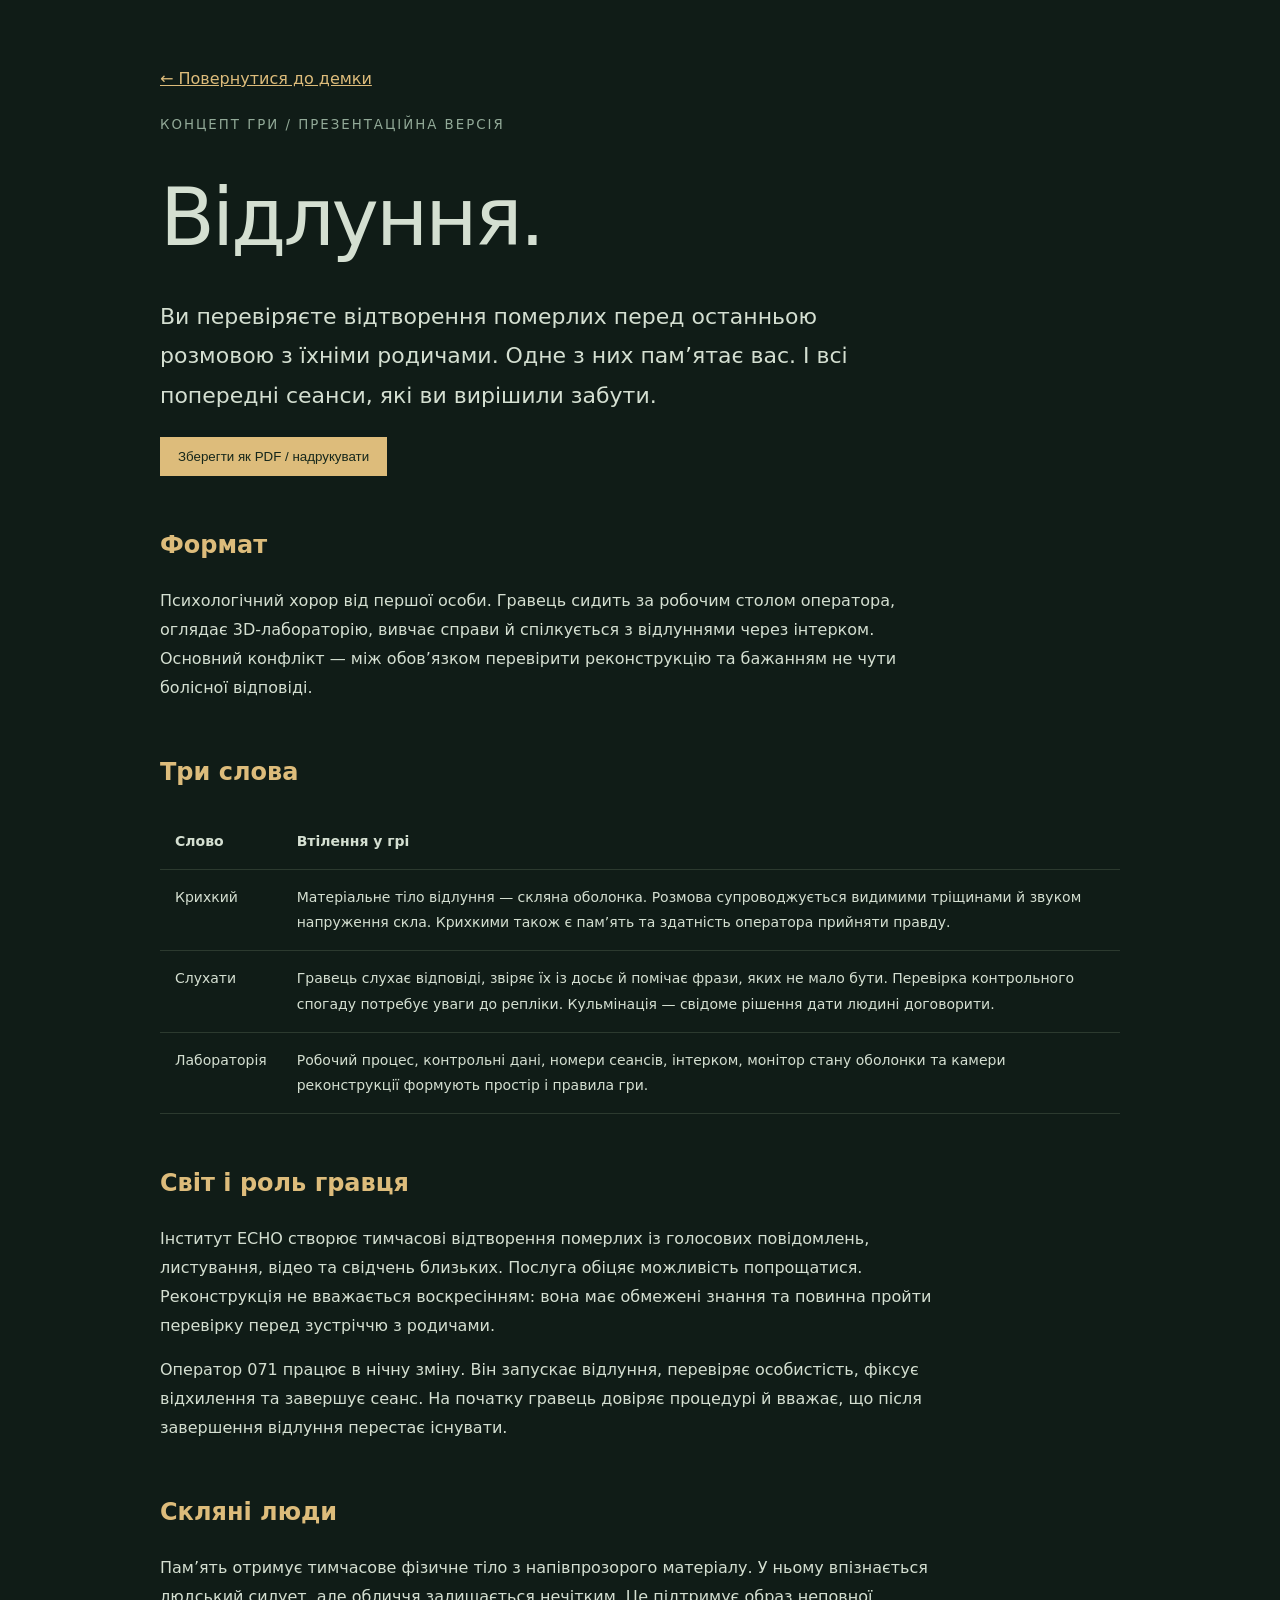
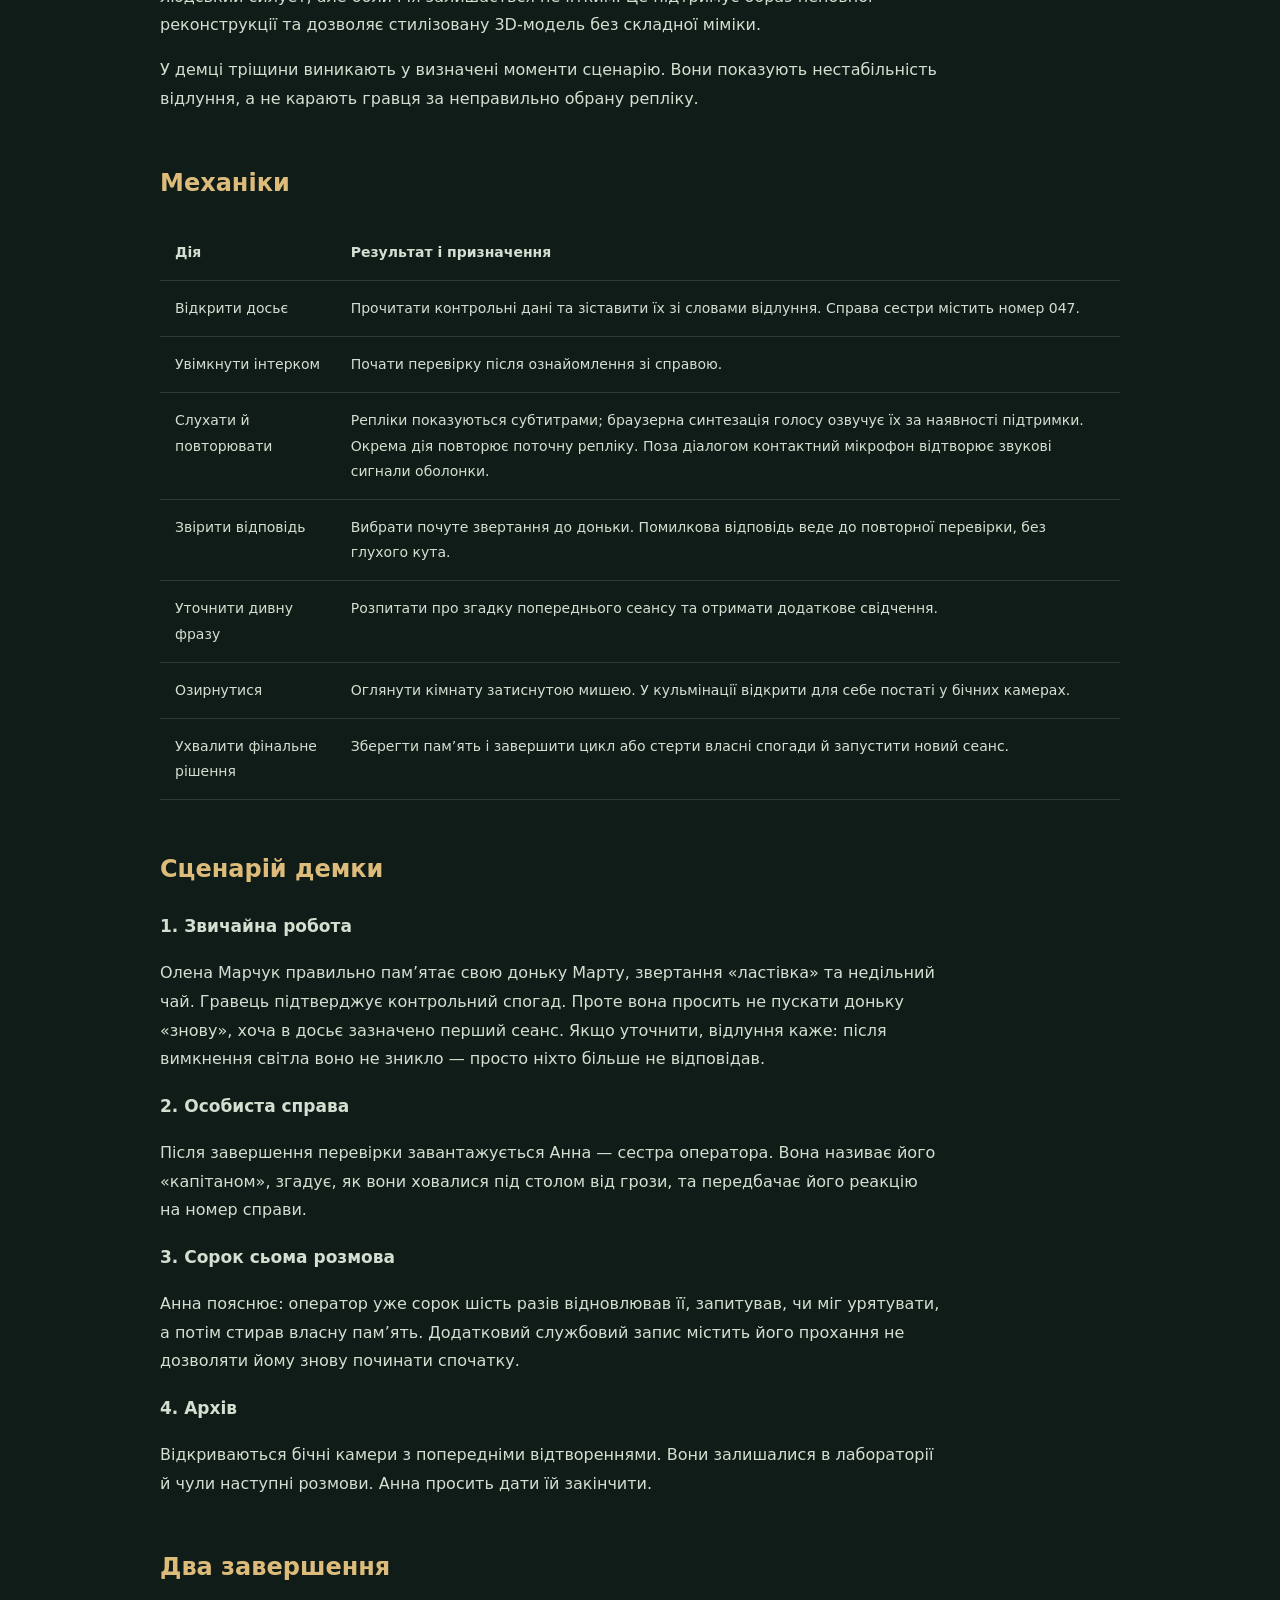
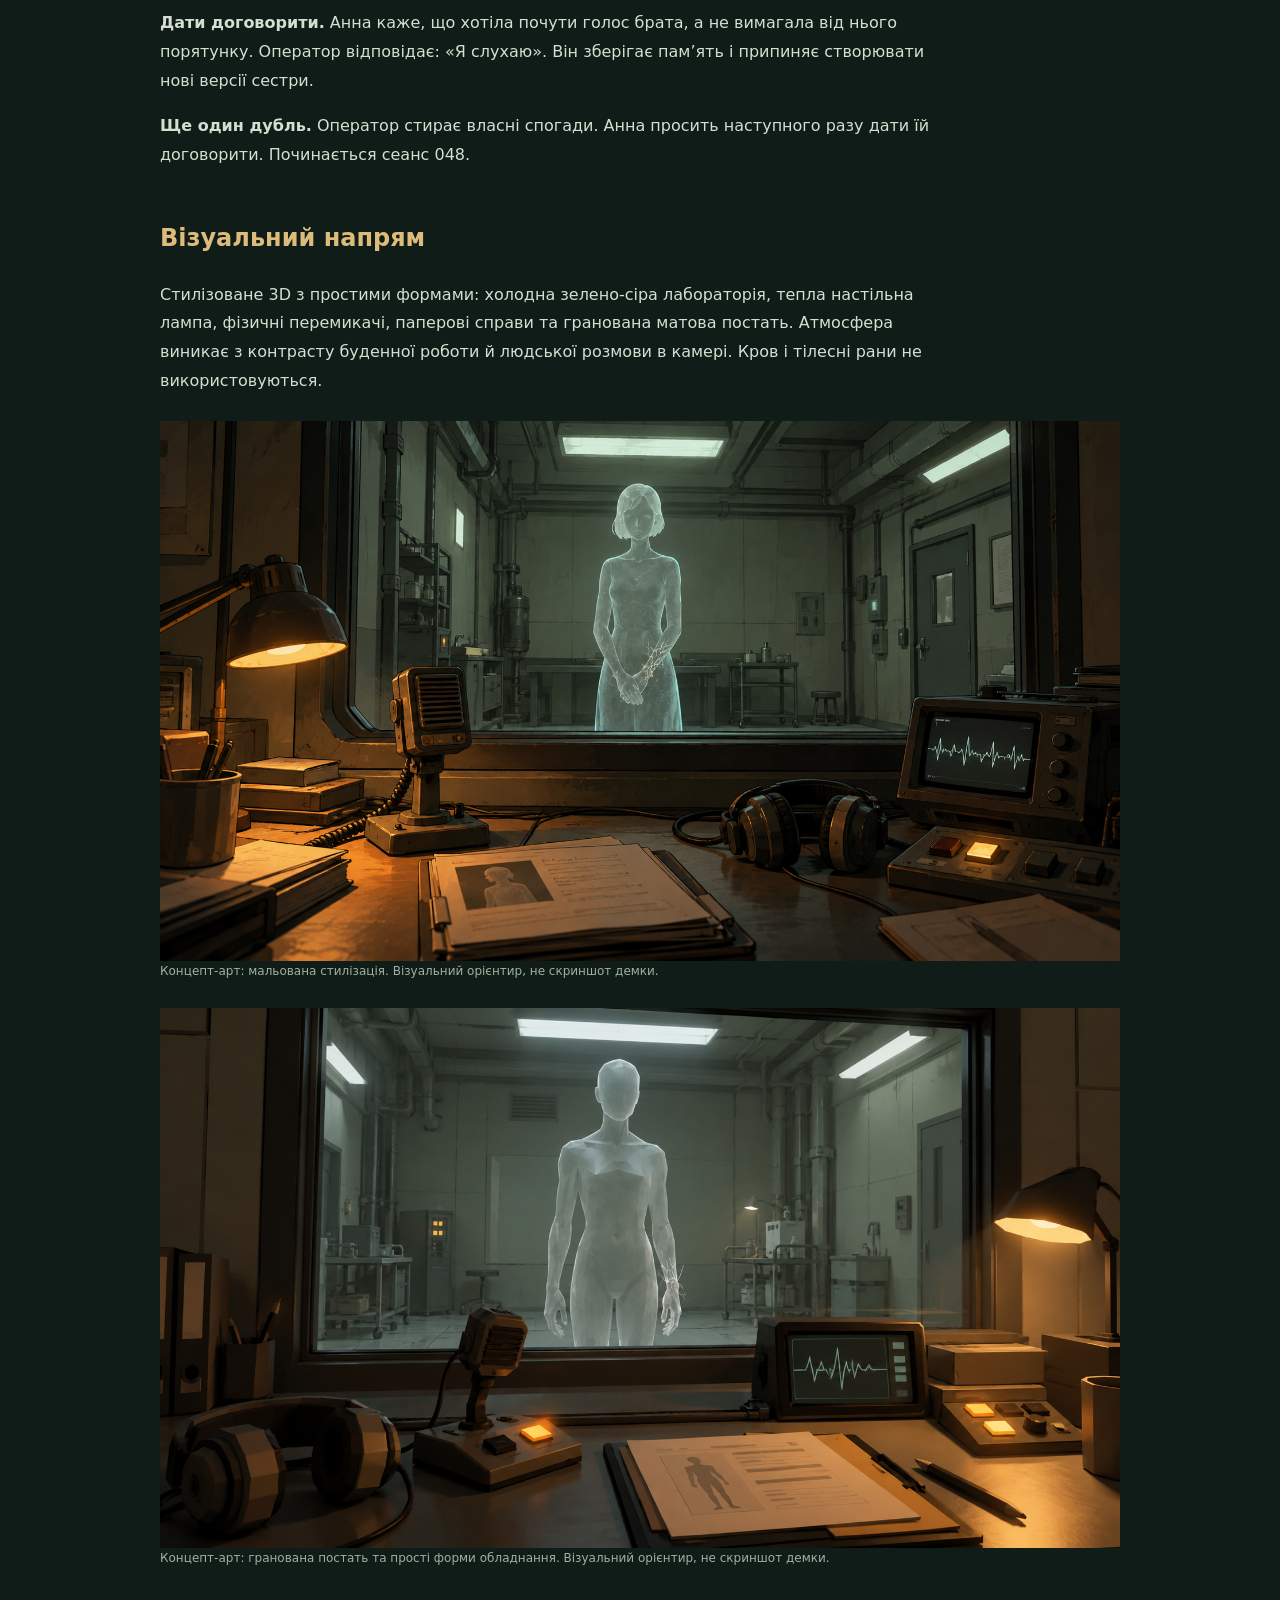
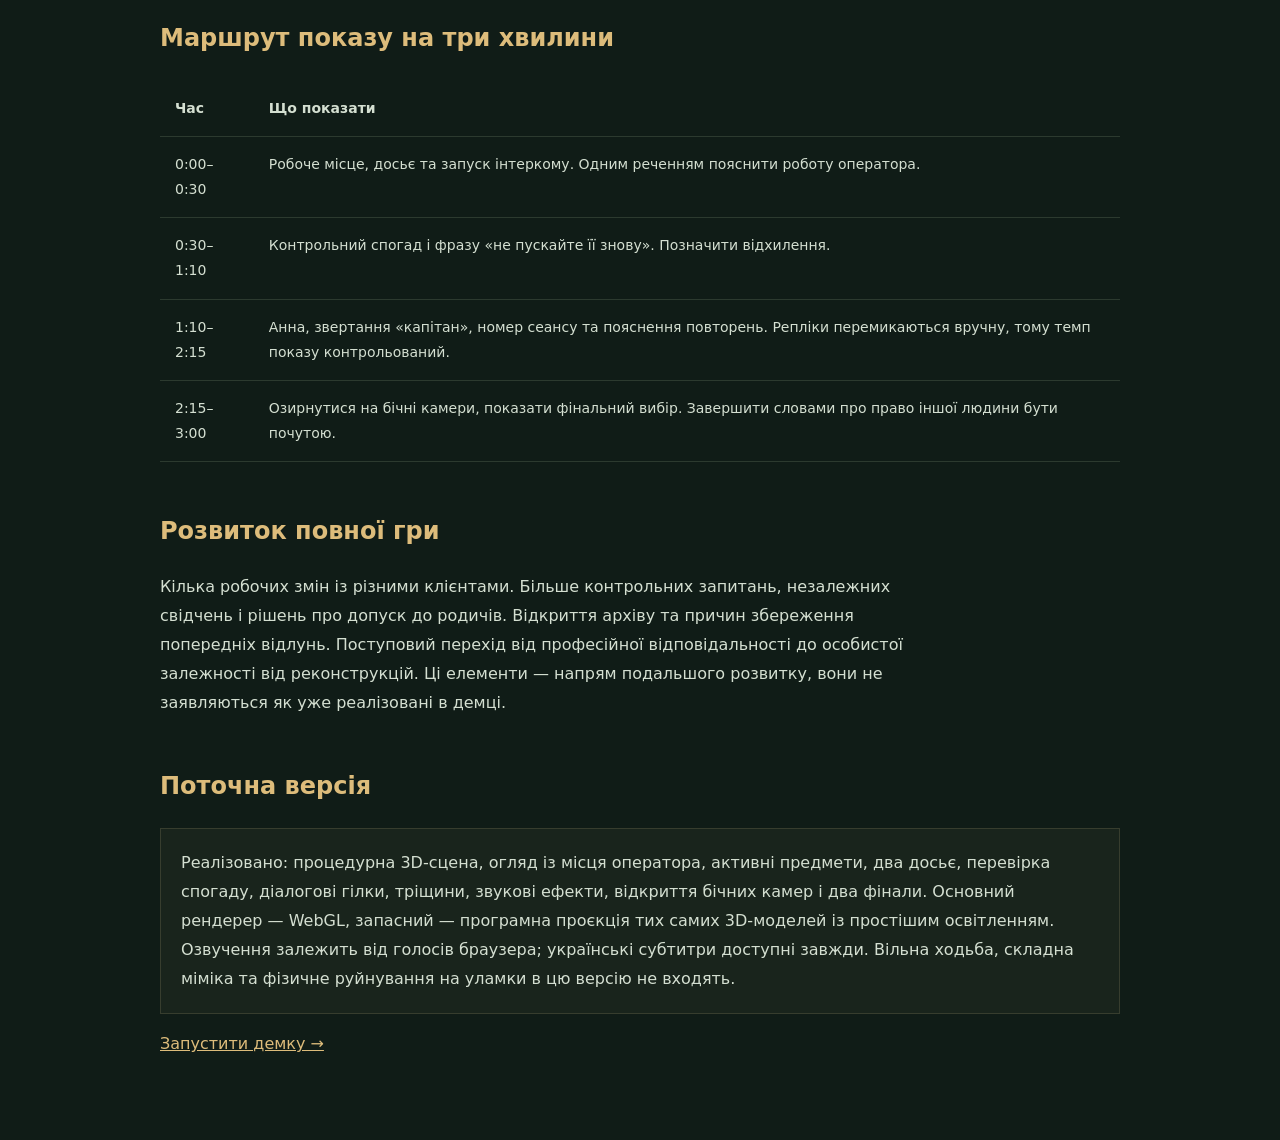
<file: concept.html>
<!doctype html><html lang="uk"><meta charset="utf-8"><meta name="viewport" content="width=device-width,initial-scale=1"><title>Відлуння — концепт гри</title><style>body{background:#101c17;color:#d4dfd1;font:16px/1.8 system-ui;margin:0}main{max-width:960px;margin:auto;padding:65px 30px}a{color:#ddbc7b}h1{font-size:clamp(44px,7vw,80px);line-height:1.1;font-weight:500;letter-spacing:-3px;margin:35px 0}h2{font-size:24px;color:#ddbc7b;margin-top:48px}h3{font-size:17px}p{max-width:780px}small{color:#92aa98;letter-spacing:2px}.lead{font-size:22px;max-width:760px}table{border-collapse:collapse;width:100%;font-size:14px}td,th{padding:15px;text-align:left;border-bottom:1px solid #9ab39333;vertical-align:top}img{width:100%;display:block;margin-top:20px}figcaption{font-size:12px;color:#a2b09f}figure{margin:25px 0}button{background:#ddbc7b;border:0;padding:12px 18px;color:#16271b;cursor:pointer}blockquote{border-left:2px solid #ddbc7b;padding-left:22px;margin:25px 0;font-size:20px}li{margin:9px 0}.note{padding:20px;background:#d9c48e0b;border:1px solid #d9c48e28}@media print{body{background:white;color:#18291e}main{padding:0}h2{color:#425c43}a{color:#425c43}button{display:none}figure{break-inside:avoid}}</style><main><a href="./">← Повернутися до демки</a><p><small>КОНЦЕПТ ГРИ / ПРЕЗЕНТАЦІЙНА ВЕРСІЯ</small></p><h1>Відлуння.</h1><p class="lead">Ви перевіряєте відтворення померлих перед останньою розмовою з їхніми родичами. Одне з них пам’ятає вас. І всі попередні сеанси, які ви вирішили забути.</p><p><button onclick="window.print()">Зберегти як PDF / надрукувати</button></p><h2>Формат</h2><p>Психологічний хорор від першої особи. Гравець сидить за робочим столом оператора, оглядає 3D-лабораторію, вивчає справи й спілкується з відлуннями через інтерком. Основний конфлікт — між обов’язком перевірити реконструкцію та бажанням не чути болісної відповіді.</p><h2>Три слова</h2><table><tr><th>Слово</th><th>Втілення у грі</th></tr><tr><td>Крихкий</td><td>Матеріальне тіло відлуння — скляна оболонка. Розмова супроводжується видимими тріщинами й звуком напруження скла. Крихкими також є пам’ять та здатність оператора прийняти правду.</td></tr><tr><td>Слухати</td><td>Гравець слухає відповіді, звіряє їх із досьє й помічає фрази, яких не мало бути. Перевірка контрольного спогаду потребує уваги до репліки. Кульмінація — свідоме рішення дати людині договорити.</td></tr><tr><td>Лабораторія</td><td>Робочий процес, контрольні дані, номери сеансів, інтерком, монітор стану оболонки та камери реконструкції формують простір і правила гри.</td></tr></table><h2>Світ і роль гравця</h2><p>Інститут ECHO створює тимчасові відтворення померлих із голосових повідомлень, листування, відео та свідчень близьких. Послуга обіцяє можливість попрощатися. Реконструкція не вважається воскресінням: вона має обмежені знання та повинна пройти перевірку перед зустріччю з родичами.</p><p>Оператор 071 працює в нічну зміну. Він запускає відлуння, перевіряє особистість, фіксує відхилення та завершує сеанс. На початку гравець довіряє процедурі й вважає, що після завершення відлуння перестає існувати.</p><h2>Скляні люди</h2><p>Пам’ять отримує тимчасове фізичне тіло з напівпрозорого матеріалу. У ньому впізнається людський силует, але обличчя залишається нечітким. Це підтримує образ неповної реконструкції та дозволяє стилізовану 3D-модель без складної міміки.</p><p>У демці тріщини виникають у визначені моменти сценарію. Вони показують нестабільність відлуння, а не карають гравця за неправильно обрану репліку.</p><h2>Механіки</h2><table><tr><th>Дія</th><th>Результат і призначення</th></tr><tr><td>Відкрити досьє</td><td>Прочитати контрольні дані та зіставити їх зі словами відлуння. Справа сестри містить номер 047.</td></tr><tr><td>Увімкнути інтерком</td><td>Почати перевірку після ознайомлення зі справою.</td></tr><tr><td>Слухати й повторювати</td><td>Репліки показуються субтитрами; браузерна синтезація голосу озвучує їх за наявності підтримки. Окрема дія повторює поточну репліку. Поза діалогом контактний мікрофон відтворює звукові сигнали оболонки.</td></tr><tr><td>Звірити відповідь</td><td>Вибрати почуте звертання до доньки. Помилкова відповідь веде до повторної перевірки, без глухого кута.</td></tr><tr><td>Уточнити дивну фразу</td><td>Розпитати про згадку попереднього сеансу та отримати додаткове свідчення.</td></tr><tr><td>Озирнутися</td><td>Оглянути кімнату затиснутою мишею. У кульмінації відкрити для себе постаті у бічних камерах.</td></tr><tr><td>Ухвалити фінальне рішення</td><td>Зберегти пам’ять і завершити цикл або стерти власні спогади й запустити новий сеанс.</td></tr></table><h2>Сценарій демки</h2><h3>1. Звичайна робота</h3><p>Олена Марчук правильно пам’ятає свою доньку Марту, звертання «ластівка» та недільний чай. Гравець підтверджує контрольний спогад. Проте вона просить не пускати доньку «знову», хоча в досьє зазначено перший сеанс. Якщо уточнити, відлуння каже: після вимкнення світла воно не зникло — просто ніхто більше не відповідав.</p><h3>2. Особиста справа</h3><p>Після завершення перевірки завантажується Анна — сестра оператора. Вона називає його «капітаном», згадує, як вони ховалися під столом від грози, та передбачає його реакцію на номер справи.</p><h3>3. Сорок сьома розмова</h3><p>Анна пояснює: оператор уже сорок шість разів відновлював її, запитував, чи міг урятувати, а потім стирав власну пам’ять. Додатковий службовий запис містить його прохання не дозволяти йому знову починати спочатку.</p><h3>4. Архів</h3><p>Відкриваються бічні камери з попередніми відтвореннями. Вони залишалися в лабораторії й чули наступні розмови. Анна просить дати їй закінчити.</p><h2>Два завершення</h2><p><strong>Дати договорити.</strong> Анна каже, що хотіла почути голос брата, а не вимагала від нього порятунку. Оператор відповідає: «Я слухаю». Він зберігає пам’ять і припиняє створювати нові версії сестри.</p><p><strong>Ще один дубль.</strong> Оператор стирає власні спогади. Анна просить наступного разу дати їй договорити. Починається сеанс 048.</p><h2>Візуальний напрям</h2><p>Стилізоване 3D з простими формами: холодна зелено-сіра лабораторія, тепла настільна лампа, фізичні перемикачі, паперові справи та гранована матова постать. Атмосфера виникає з контрасту буденної роботи й людської розмови в камері. Кров і тілесні рани не використовуються.</p><figure><img src="art/painterly.png" alt="Мальований концепт лабораторії"><figcaption>Концепт-арт: мальована стилізація. Візуальний орієнтир, не скриншот демки.</figcaption></figure><figure><img src="art/lowpoly.png" alt="Концепт спрощеного 3D"><figcaption>Концепт-арт: гранована постать та прості форми обладнання. Візуальний орієнтир, не скриншот демки.</figcaption></figure><h2>Маршрут показу на три хвилини</h2><table><tr><th>Час</th><th>Що показати</th></tr><tr><td>0:00–0:30</td><td>Робоче місце, досьє та запуск інтеркому. Одним реченням пояснити роботу оператора.</td></tr><tr><td>0:30–1:10</td><td>Контрольний спогад і фразу «не пускайте її знову». Позначити відхилення.</td></tr><tr><td>1:10–2:15</td><td>Анна, звертання «капітан», номер сеансу та пояснення повторень. Репліки перемикаються вручну, тому темп показу контрольований.</td></tr><tr><td>2:15–3:00</td><td>Озирнутися на бічні камери, показати фінальний вибір. Завершити словами про право іншої людини бути почутою.</td></tr></table><h2>Розвиток повної гри</h2><p>Кілька робочих змін із різними клієнтами. Більше контрольних запитань, незалежних свідчень і рішень про допуск до родичів. Відкриття архіву та причин збереження попередніх відлунь. Поступовий перехід від професійної відповідальності до особистої залежності від реконструкцій. Ці елементи — напрям подальшого розвитку, вони не заявляються як уже реалізовані в демці.</p><h2>Поточна версія</h2><div class="note">Реалізовано: процедурна 3D-сцена, огляд із місця оператора, активні предмети, два досьє, перевірка спогаду, діалогові гілки, тріщини, звукові ефекти, відкриття бічних камер і два фінали. Основний рендерер — WebGL, запасний — програмна проєкція тих самих 3D-моделей із простішим освітленням. Озвучення залежить від голосів браузера; українські субтитри доступні завжди. Вільна ходьба, складна міміка та фізичне руйнування на уламки в цю версію не входять.</div><p><a href="./">Запустити демку →</a></p></main></html>
</file>
